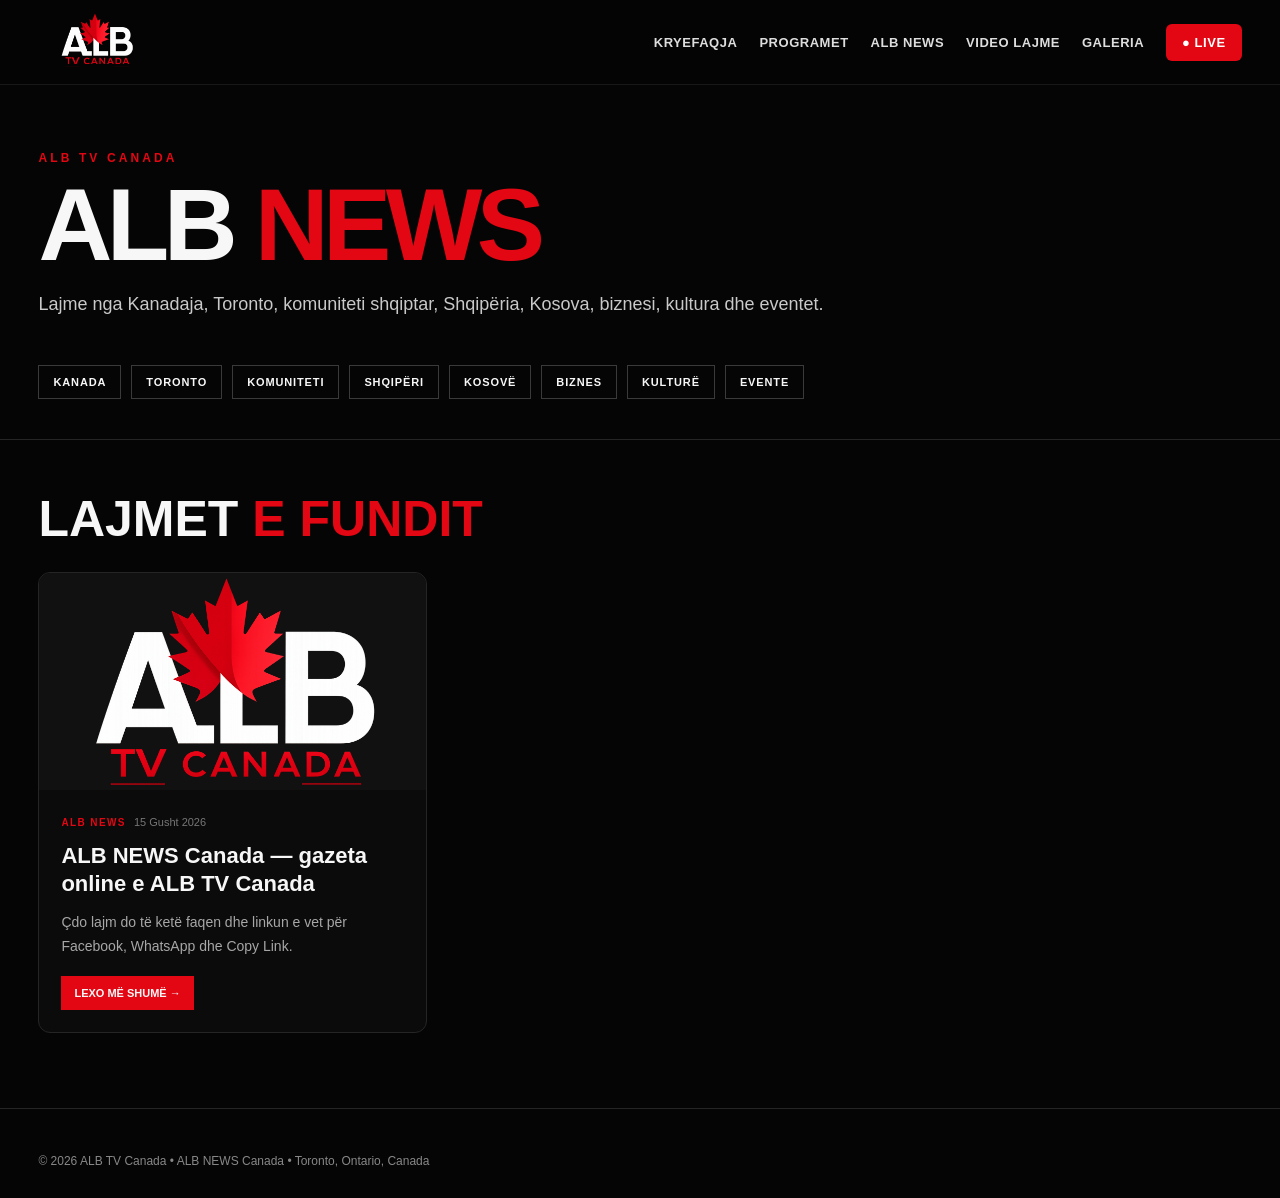
<file: alb-news.html>
<!doctype html>
<html lang="sq">
<head>
<meta charset="utf-8">
<meta name="viewport" content="width=device-width,initial-scale=1">
<title>ALB NEWS Canada | Lajme nga Kanadaja dhe Komuniteti Shqiptar</title>
<meta name="description" content="ALB NEWS Canada - lajme nga Kanadaja, Toronto, komuniteti shqiptar, Shqipëria, Kosova, biznesi, kultura dhe eventet.">
<style>
:root{--bg:#050505;--panel:#0b0b0b;--soft:#111;--line:#252525;--red:#e30613;--white:#f7f7f7;--gray:#a7a7a7}
*{box-sizing:border-box}html{scroll-behavior:smooth}body{margin:0;background:var(--bg);color:var(--white);font-family:Arial,Helvetica,sans-serif}a{text-decoration:none;color:inherit}
.wrap{width:min(1440px,94%);margin:auto}
header{position:sticky;top:0;z-index:50;background:rgba(5,5,5,.96);backdrop-filter:blur(12px);border-bottom:1px solid #181818}
.nav{min-height:84px;display:flex;align-items:center;gap:28px}.brand img{width:116px;height:66px;object-fit:contain}
nav{margin-left:auto;display:flex;gap:22px;align-items:center}nav a{font-size:13px;font-weight:800;letter-spacing:.04em;color:#ddd}nav a:hover{color:var(--red)}
.live{background:var(--red);padding:11px 16px;border-radius:6px;color:#fff!important}
.hero{padding:66px 0 40px;border-bottom:1px solid var(--line)}
.kicker{color:var(--red);font-size:12px;font-weight:900;letter-spacing:.26em}
.hero h1{font-size:clamp(54px,8vw,108px);line-height:.9;letter-spacing:-.055em;margin:14px 0 16px}.hero h1 span{color:var(--red)}
.hero p{max-width:800px;color:#c9c9c9;font-size:18px;line-height:1.7}
.categories{display:flex;gap:10px;flex-wrap:wrap;padding:27px 0 0}.categories a{border:1px solid #3a3a3a;padding:10px 14px;font-size:11px;font-weight:900;letter-spacing:.08em}
.categories a:hover{background:var(--red);border-color:var(--red)}
.section{padding:50px 0 75px}.section-title{font-size:clamp(30px,4vw,50px);margin:0 0 24px}.section-title span{color:var(--red)}
.news-grid{display:grid;grid-template-columns:repeat(3,1fr);gap:18px}
.card{background:var(--panel);border:1px solid var(--line);border-radius:12px;overflow:hidden}
.card img{display:block;width:100%;aspect-ratio:16/9;object-fit:cover;background:#111}
.body{padding:22px}.tag{color:var(--red);font-size:10px;font-weight:900;letter-spacing:.14em}.date{color:#777;font-size:11px;margin-left:8px}
.body h2{font-size:22px;line-height:1.25;margin:12px 0}.body p{color:var(--gray);font-size:14px;line-height:1.65}
.actions{display:flex;gap:9px;flex-wrap:wrap;margin-top:18px}.btn{display:inline-block;border:1px solid #555;padding:10px 12px;font-size:11px;font-weight:900}.btn.primary{background:var(--red);border-color:var(--red)}
footer{padding:45px 0 30px;border-top:1px solid var(--line);color:#888}.copy{font-size:12px}
.menu-mobile{display:none}
@media(max-width:900px){nav{display:none}.news-grid{grid-template-columns:1fr}.menu-mobile{display:block;margin-left:auto;font-weight:900;font-size:12px}}
</style>
</head>
<body>
<header><div class="wrap nav">
<a class="brand" href="index.html"><img src="alb-tv-logo.png" alt="ALB TV Canada"></a>
<nav>
<a href="index.html">KRYEFAQJA</a>
<a href="programet.html">PROGRAMET</a>
<a href="alb-news.html">ALB NEWS</a>
<a href="lajme.html">VIDEO LAJME</a>
<a href="galeri.html">GALERIA</a>
<a class="live" href="https://www.youtube.com/@ALB_Tv_Canada_Official" target="_blank" rel="noopener">● LIVE</a>
</nav>
<a class="menu-mobile" href="index.html">KRYEFAQJA</a>
</div></header>

<main>
<section class="hero"><div class="wrap">
<div class="kicker">ALB TV CANADA</div>
<h1>ALB <span>NEWS</span></h1>
<p>Lajme nga Kanadaja, Toronto, komuniteti shqiptar, Shqipëria, Kosova, biznesi, kultura dhe eventet.</p>
<div class="categories">
<a href="#">KANADA</a><a href="#">TORONTO</a><a href="#">KOMUNITETI</a><a href="#">SHQIPËRI</a><a href="#">KOSOVË</a><a href="#">BIZNES</a><a href="#">KULTURË</a><a href="#">EVENTE</a>
</div>
</div></section>

<section class="section"><div class="wrap">
<h2 class="section-title">LAJMET <span>E FUNDIT</span></h2>
<div class="news-grid">

<article class="card">
<img src="alb-tv-logo.png" alt="ALB NEWS Canada">
<div class="body">
<div><span class="tag">ALB NEWS</span><span class="date">15 Gusht 2026</span></div>
<h2>ALB NEWS Canada — gazeta online e ALB TV Canada</h2>
<p>Çdo lajm do të ketë faqen dhe linkun e vet për Facebook, WhatsApp dhe Copy Link.</p>
<div class="actions"><a class="btn primary" href="news/lajmi-i-pare.html">LEXO MË SHUMË →</a></div>
</div>
</article>

<!-- KOPJO KETE ARTICLE SA HERE SHTON NJE LAJM TE RI -->

</div>
</div></section>
</main>

<footer><div class="wrap"><div class="copy">© 2026 ALB TV Canada • ALB NEWS Canada • Toronto, Ontario, Canada</div></div></footer>
</body>
</html>
</file>
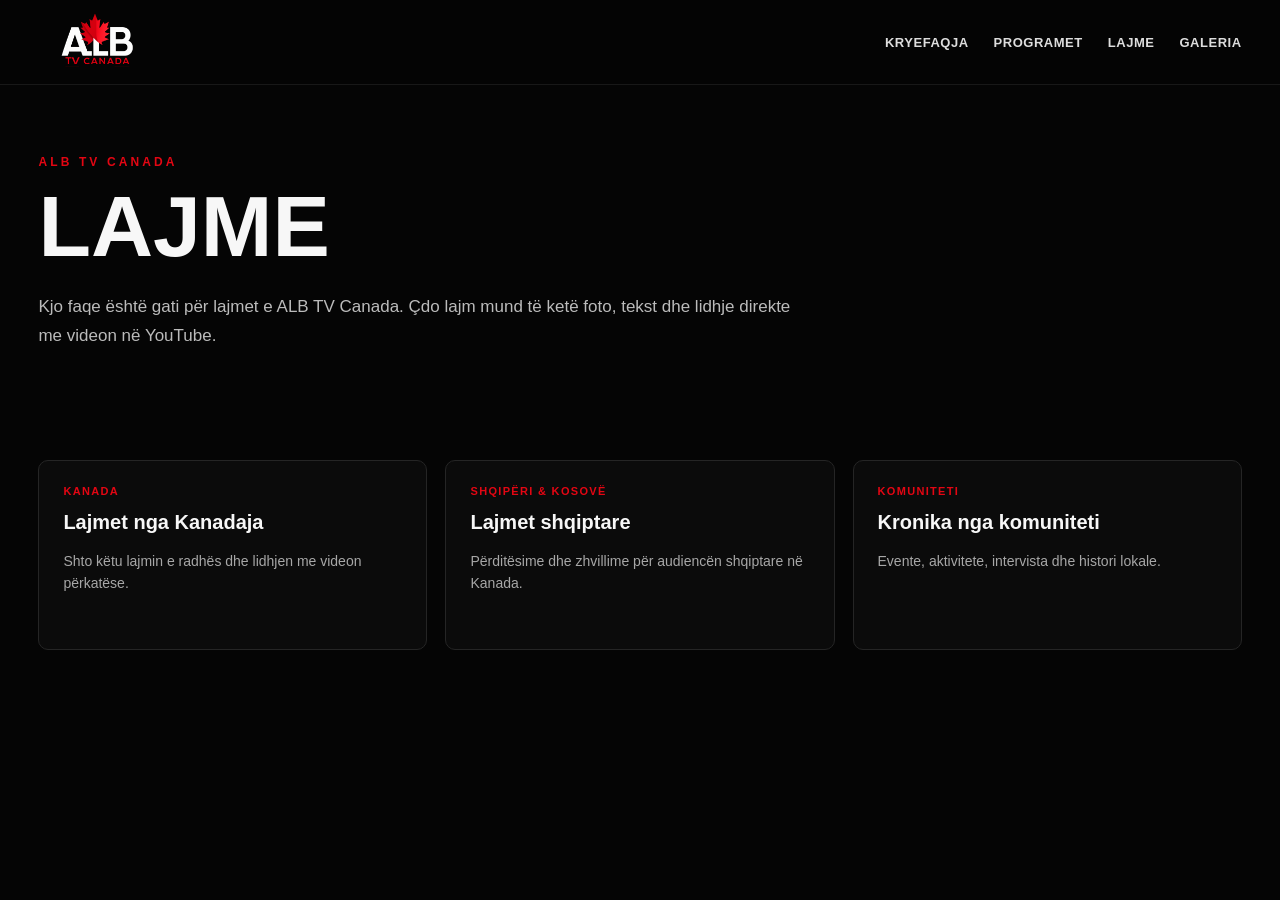
<file: lajme.html>
<!doctype html><html lang="sq"><head><meta charset="utf-8"><meta name="viewport" content="width=device-width,initial-scale=1">
<title>Lajme | ALB TV Canada</title><style>
:root{
  --bg:#050505; --panel:#0b0b0b; --soft:#111; --line:#252525;
  --red:#e30613; --red2:#b0000a; --white:#f7f7f7; --gray:#a7a7a7;
}
*{box-sizing:border-box}
html{scroll-behavior:smooth}
body{margin:0;background:var(--bg);color:var(--white);font-family:Arial,Helvetica,sans-serif}
a{text-decoration:none;color:inherit}
.wrap{width:min(1440px,94%);margin:auto}
header{position:sticky;top:0;z-index:50;background:rgba(5,5,5,.95);backdrop-filter:blur(12px);border-bottom:1px solid #181818}
.nav{height:84px;display:flex;align-items:center;gap:30px}
.brand img{width:116px;height:66px;object-fit:contain}
nav{margin-left:auto;display:flex;gap:25px;align-items:center}
nav a{font-size:13px;font-weight:800;letter-spacing:.04em;color:#ddd}
nav a:hover{color:var(--red)}
.live{background:var(--red);padding:11px 16px;border-radius:6px;color:white!important}
.hero{padding:52px 0 60px;text-align:center}
.kicker{color:var(--red);font-size:12px;font-weight:900;letter-spacing:.26em}
.hero h1{font-size:clamp(48px,7vw,96px);line-height:.92;letter-spacing:-.055em;margin:18px auto 18px;max-width:1000px}
.hero h1 span{color:var(--red)}
.hero p{max-width:760px;margin:0 auto;color:#c9c9c9;font-size:18px;line-height:1.7}
.hero-actions{display:flex;justify-content:center;gap:12px;flex-wrap:wrap;margin:26px 0 34px}
.btn{padding:14px 20px;border:1px solid #666;border-radius:6px;font-size:13px;font-weight:900}
.btn.primary{background:var(--red);border-color:var(--red)}
.spot{width:min(1180px,100%);margin:auto;border:1px solid #2b2b2b;border-radius:16px;overflow:hidden;background:#000;box-shadow:0 28px 90px rgba(0,0,0,.65)}
.spot video{display:block;width:100%;aspect-ratio:16/9;object-fit:cover;background:#000}
.section{padding:62px 0}
.section-head{display:flex;align-items:end;justify-content:space-between;gap:18px;margin-bottom:22px}
.section-title{font-size:clamp(28px,4vw,46px);margin:0;letter-spacing:-.035em}
.section-title span{color:var(--red)}
.more{color:var(--red);font-size:12px;font-weight:900;letter-spacing:.04em}
.feature-grid{display:grid;grid-template-columns:repeat(4,1fr);border:1px solid var(--line);border-radius:12px;overflow:hidden;background:#080808}
.feature{padding:28px;border-right:1px solid var(--line)}
.feature:last-child{border-right:0}
.feature b{font-size:15px}
.feature p{color:var(--gray);font-size:13px;line-height:1.6;margin:8px 0 0}
.program-grid{display:grid;grid-template-columns:repeat(2,1fr);gap:18px}
.program-card{background:var(--panel);border:1px solid var(--line);border-radius:10px;overflow:hidden}
.program-video{aspect-ratio:16/9;position:relative;background:#000;overflow:hidden}
.program-video iframe{position:absolute;inset:0;width:100%;height:100%;border:0;pointer-events:none}
.program-shade{position:absolute;inset:0;background:linear-gradient(0deg,rgba(0,0,0,.9),rgba(0,0,0,0) 58%);pointer-events:none}
.program-name{position:absolute;left:20px;bottom:18px;right:20px;font-size:clamp(22px,2.5vw,34px);font-weight:900;letter-spacing:-.03em}
.program-link{display:block;padding:16px 18px;color:var(--red);font-size:12px;font-weight:900}
.news-grid{display:grid;grid-template-columns:repeat(3,1fr);gap:18px}
.news-card{background:var(--panel);border:1px solid var(--line);border-radius:10px;padding:24px;min-height:190px}
.news-card .tag{color:var(--red);font-size:11px;font-weight:900;letter-spacing:.12em}
.news-card h3{font-size:20px;line-height:1.35;margin:12px 0}
.news-card p{color:var(--gray);font-size:14px;line-height:1.6}
.gallery-preview{display:grid;grid-template-columns:2fr 1fr 1fr;gap:12px}
.gallery-preview a{min-height:260px;border:1px solid var(--line);border-radius:10px;overflow:hidden;background:#0c0c0c}
.gallery-preview img{width:100%;height:100%;object-fit:cover;transition:.25s}
.gallery-preview a:hover img{transform:scale(1.03);filter:brightness(.8)}
.cta{padding:42px 0;background:linear-gradient(90deg,#1b0002,#070707);border-top:1px solid #461015;border-bottom:1px solid #461015}
.cta-row{display:flex;justify-content:space-between;align-items:center;gap:22px;flex-wrap:wrap}
.cta strong{font-size:clamp(28px,4vw,52px)}
.contacts{display:flex;gap:18px;flex-wrap:wrap;color:#ddd}
footer{padding:46px 0 28px}
.footer-grid{display:grid;grid-template-columns:1.3fr 1fr 1fr;gap:40px}
footer img{width:140px}
footer h4{color:var(--red);margin:0 0 13px}
footer p,footer li{color:var(--gray);font-size:14px;line-height:1.7}
footer ul{padding:0;list-style:none}
.copy{border-top:1px solid var(--line);margin-top:28px;padding-top:20px;color:#777;font-size:12px}
.page-hero{padding:70px 0 30px}
.page-hero h1{font-size:clamp(46px,7vw,86px);margin:8px 0}
.page-hero p{color:#bbb;max-width:760px;font-size:17px;line-height:1.7}
.gallery-grid{display:grid;grid-template-columns:repeat(12,1fr);gap:12px;padding-bottom:70px}
.gitem{grid-column:span 6;min-height:330px;border-radius:10px;overflow:hidden;border:1px solid var(--line);background:#111;cursor:pointer}
.gitem:nth-child(1),.gitem:nth-child(4){grid-column:span 7}
.gitem:nth-child(2),.gitem:nth-child(3){grid-column:span 5}
.gitem img{width:100%;height:100%;object-fit:cover;display:block}
.lightbox{display:none;position:fixed;inset:0;z-index:100;background:rgba(0,0,0,.95);align-items:center;justify-content:center;padding:24px}
.lightbox.open{display:flex}
.lightbox img{max-width:94vw;max-height:90vh}
.close{position:fixed;right:22px;top:18px;border:1px solid #555;background:#111;color:#fff;width:46px;height:46px;border-radius:50%;font-size:26px}
@media(max-width:900px){
  nav{display:none}
  .feature-grid{grid-template-columns:repeat(2,1fr)}
  .feature:nth-child(2){border-right:0}
  .program-grid,.news-grid,.footer-grid{grid-template-columns:1fr}
  .gallery-preview{grid-template-columns:1fr}
  .gitem,.gitem:nth-child(1),.gitem:nth-child(2),.gitem:nth-child(3),.gitem:nth-child(4){grid-column:span 12}
}
@media(max-width:560px){
  .feature-grid{grid-template-columns:1fr}
  .feature{border-right:0;border-bottom:1px solid var(--line)}
  .feature:last-child{border-bottom:0}
}
</style></head><body>
<header><div class="wrap nav"><a class="brand" href="index.html"><img src="alb-tv-logo.png"></a><nav><a href="index.html">KRYEFAQJA</a><a href="programet.html">PROGRAMET</a><a href="lajme.html">LAJME</a><a href="galeri.html">GALERIA</a></nav></div></header>
<section class="page-hero"><div class="wrap"><div class="kicker">ALB TV CANADA</div><h1>LAJME</h1><p>Kjo faqe është gati për lajmet e ALB TV Canada. Çdo lajm mund të ketë foto, tekst dhe lidhje direkte me videon në YouTube.</p></div></section>
<section class="section"><div class="wrap"><div class="news-grid">
<article class="news-card"><div class="tag">KANADA</div><h3>Lajmet nga Kanadaja</h3><p>Shto këtu lajmin e radhës dhe lidhjen me videon përkatëse.</p></article>
<article class="news-card"><div class="tag">SHQIPËRI & KOSOVË</div><h3>Lajmet shqiptare</h3><p>Përditësime dhe zhvillime për audiencën shqiptare në Kanada.</p></article>
<article class="news-card"><div class="tag">KOMUNITETI</div><h3>Kronika nga komuniteti</h3><p>Evente, aktivitete, intervista dhe histori lokale.</p></article>
</div></div></section>
</body></html>
</file>
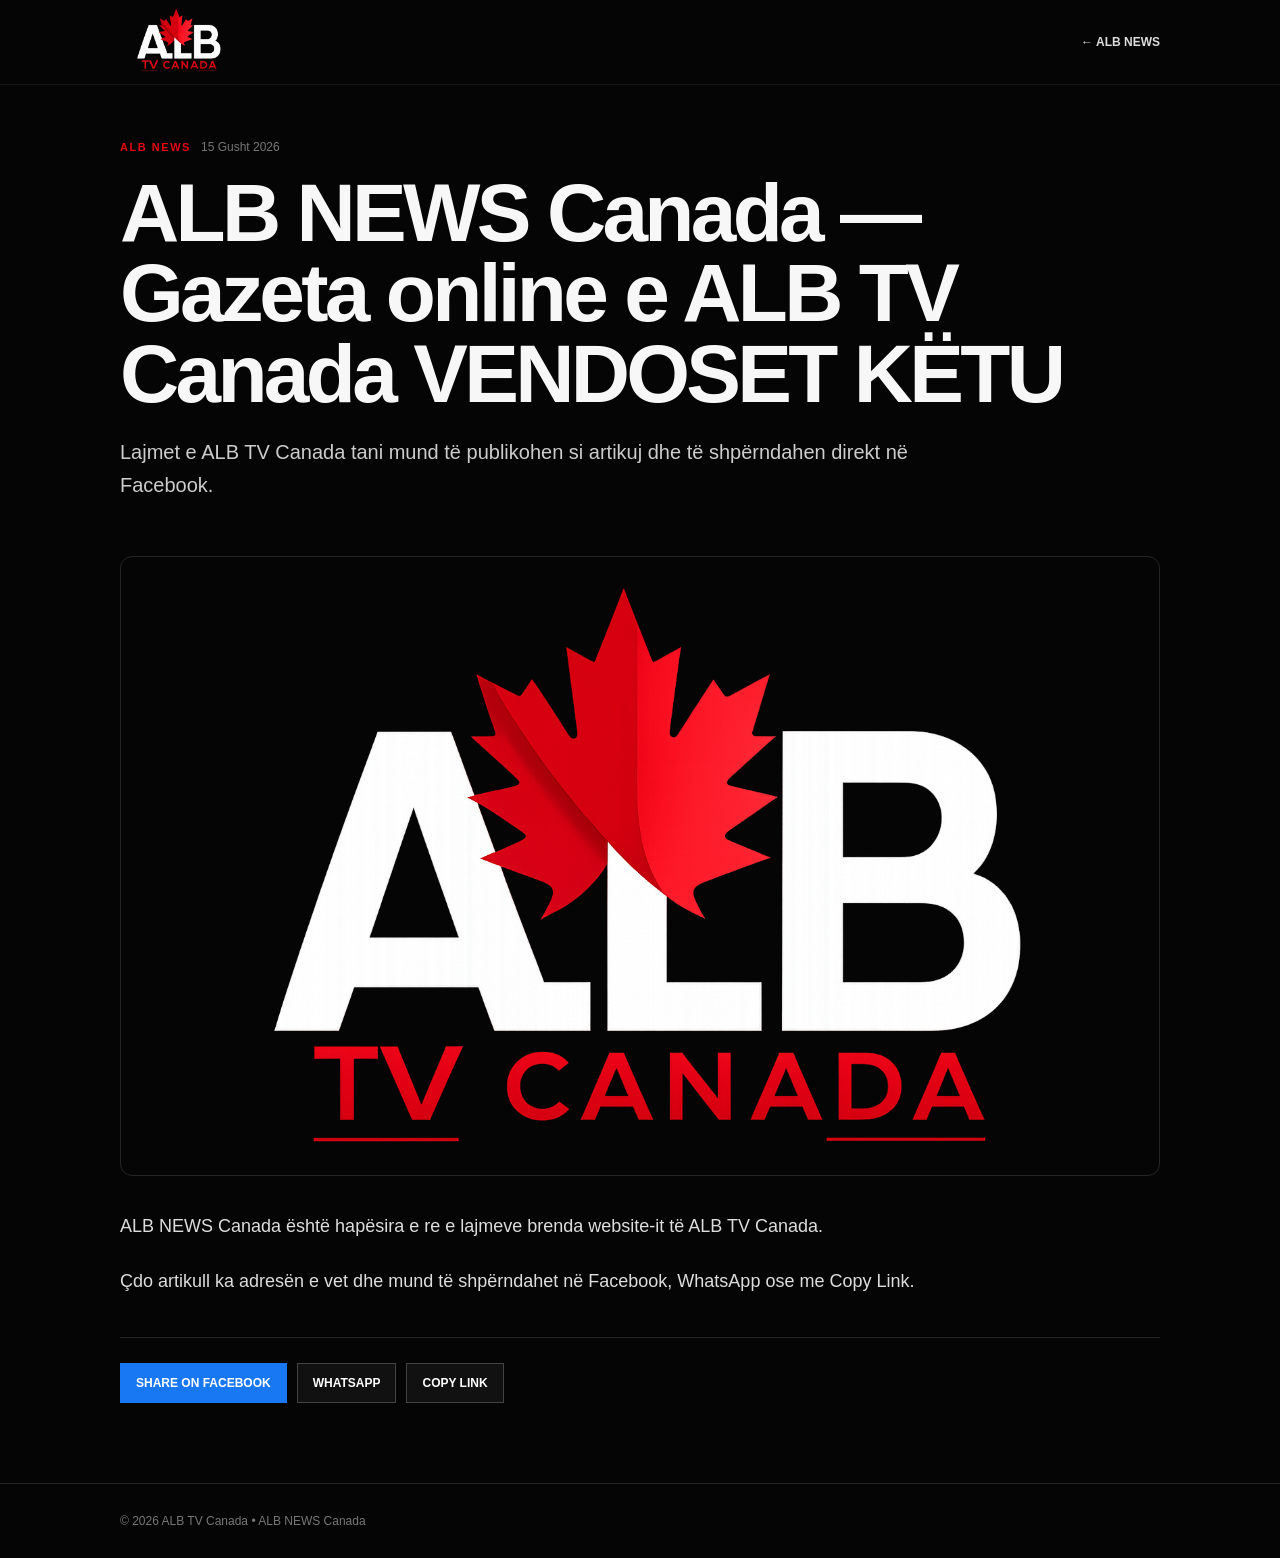
<file: lajmi-i-pare.html>
<!doctype html>
<html lang="sq">
<head>
<meta charset="utf-8">
<meta name="viewport" content="width=device-width,initial-scale=1">

<!-- PER CDO LAJM NDRYSHO TITULLIN, PERSHKRIMIN, FOTON DHE LINKUN -->
<title>ALB NEWS Canada — Gazeta online e ALB TV Canada</title>
<meta name="description" content="ALB NEWS Canada, gazeta online e ALB TV Canada.">
<meta property="og:title" content="ALB NEWS Canada — Gazeta online e ALB TV Canada">
<meta property="og:description" content="ALB NEWS Canada, gazeta online e ALB TV Canada.">
<meta property="og:image" content="https://albtvcanada.com/alb-tv-logo.png">
<meta property="og:url" content="https://albtvcanada.com/news/lajmi-i-pare.html">
<meta property="og:type" content="article">
<meta property="og:site_name" content="ALB TV Canada">
<meta name="twitter:card" content="summary_large_image">

<style>
:root{--bg:#050505;--line:#252525;--red:#e30613;--white:#f7f7f7;--gray:#aaa}
*{box-sizing:border-box}body{margin:0;background:var(--bg);color:var(--white);font-family:Arial,Helvetica,sans-serif}a{text-decoration:none;color:inherit}.wrap{width:min(1040px,92%);margin:auto}
header{border-bottom:1px solid #181818;background:#050505}.nav{height:84px;display:flex;align-items:center;justify-content:space-between}.nav img{width:116px}.nav .back{font-size:12px;font-weight:900;color:#ddd}
article{padding:52px 0 80px}.tag{color:var(--red);font-size:11px;font-weight:900;letter-spacing:.14em}.date{color:#777;font-size:12px;margin-left:10px}
h1{font-size:clamp(42px,7vw,82px);line-height:.98;letter-spacing:-.045em;margin:18px 0 22px}
.lead{font-size:20px;color:#ccc;line-height:1.65;max-width:850px}
.heroimg{width:100%;margin:34px 0 30px;border:1px solid var(--line);border-radius:12px;max-height:620px;object-fit:cover}
.content{font-size:18px;line-height:1.85;color:#ddd}.content p{margin:0 0 22px}
.share{margin-top:38px;padding-top:25px;border-top:1px solid var(--line);display:flex;gap:10px;flex-wrap:wrap}.share button,.share a{background:#111;color:#fff;border:1px solid #444;padding:12px 15px;font-size:12px;font-weight:900;cursor:pointer}.share .fb{background:#1877f2;border-color:#1877f2}
footer{border-top:1px solid var(--line);padding:30px 0;color:#777;font-size:12px}
</style>
</head>
<body>
<header><div class="wrap nav">
<a href="../index.html"><img src="../alb-tv-logo.png" alt="ALB TV Canada"></a>
<a class="back" href="../alb-news.html">← ALB NEWS</a>
</div></header>

<article><div class="wrap">
<div><span class="tag">ALB NEWS</span><span class="date">15 Gusht 2026</span></div>
<h1>ALB NEWS Canada — Gazeta online e ALB TV Canada VENDOSET KËTU</h1>
<p class="lead">Lajmet e ALB TV Canada tani mund të publikohen si artikuj dhe të shpërndahen direkt në Facebook.</p>

<img class="heroimg" src="../alb-tv-logo.png" alt="Foto e lajmit" onerror="this.src='../alb-tv-logo.png'">

<div class="content">
<p>ALB NEWS Canada është hapësira e re e lajmeve brenda website-it të ALB TV Canada.</p>
<p>Çdo artikull ka adresën e vet dhe mund të shpërndahet në Facebook, WhatsApp ose me Copy Link.</p>
</div>

<div class="share">
<a class="fb" id="fbShare" href="#" target="_blank" rel="noopener">SHARE ON FACEBOOK</a>
<a id="waShare" href="#" target="_blank" rel="noopener">WHATSAPP</a>
<button onclick="navigator.clipboard.writeText(location.href).then(()=>this.textContent='LINKU U KOPJUA ✓')">COPY LINK</button>
</div>
</div></article>

<footer><div class="wrap">© 2026 ALB TV Canada • ALB NEWS Canada</div></footer>

<script>
const current = encodeURIComponent(window.location.href);
const title = encodeURIComponent(document.title);
document.getElementById('fbShare').href='https://www.facebook.com/sharer/sharer.php?u='+current;
document.getElementById('waShare').href='https://wa.me/?text='+title+'%20'+current;
</script>
</body>
</html>
</file>
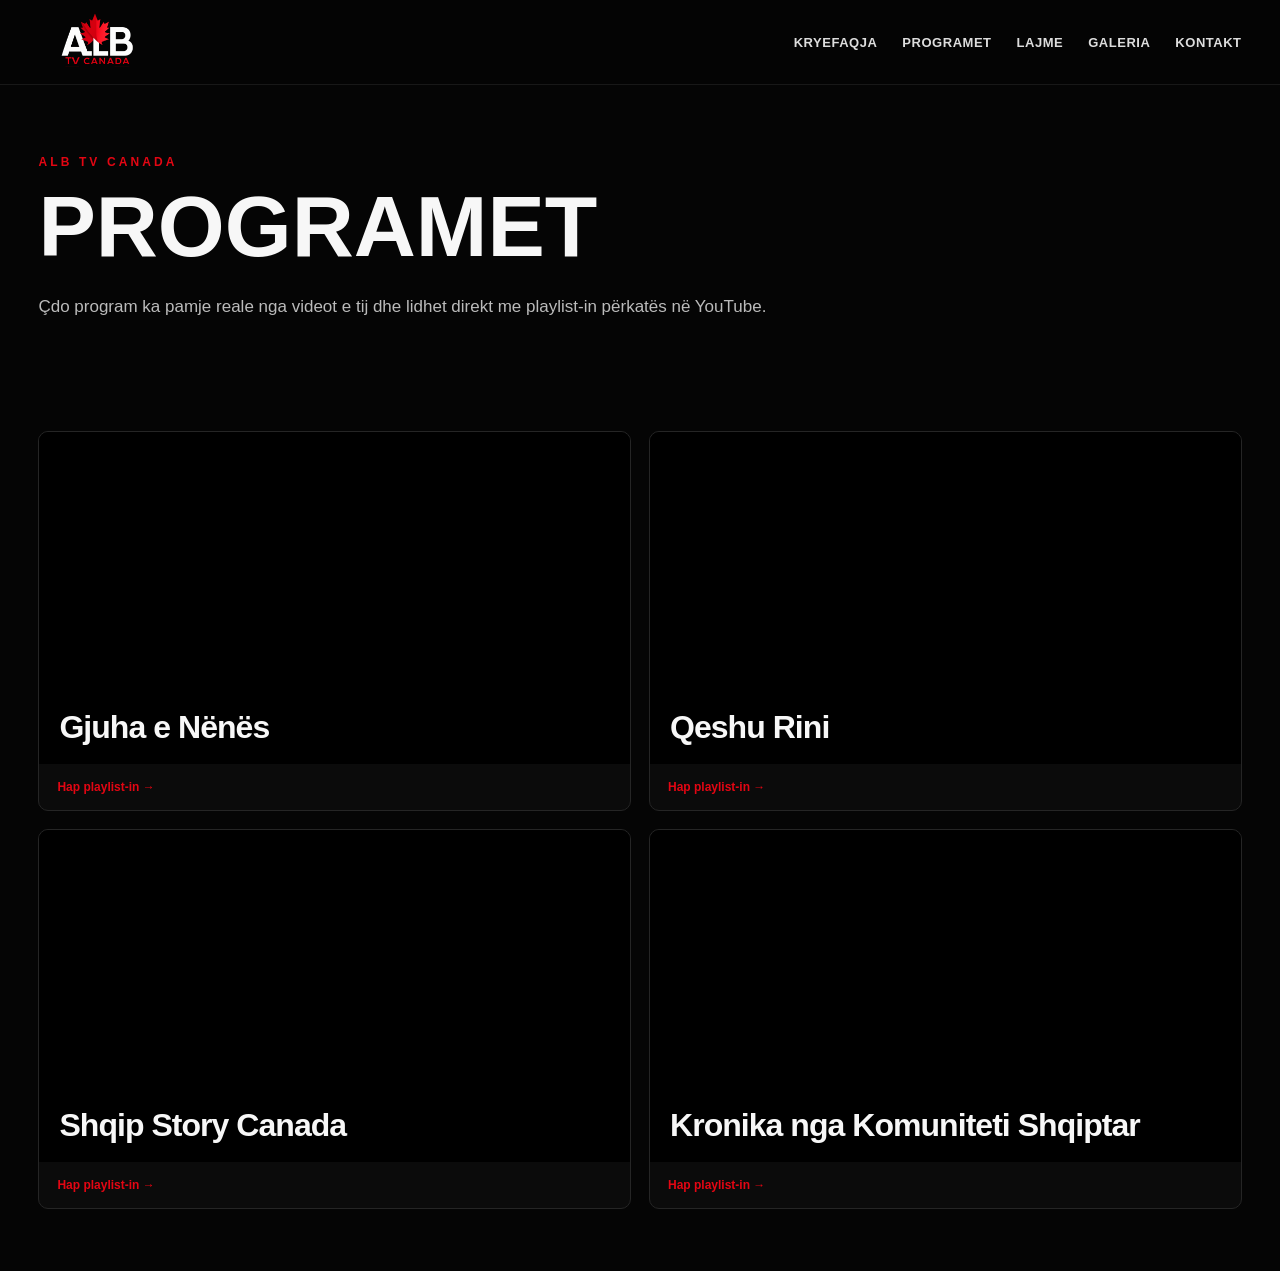
<file: programet.html>
<!doctype html><html lang="sq"><head><meta charset="utf-8"><meta name="viewport" content="width=device-width,initial-scale=1">
<title>Programet | ALB TV Canada</title><style>
:root{
  --bg:#050505; --panel:#0b0b0b; --soft:#111; --line:#252525;
  --red:#e30613; --red2:#b0000a; --white:#f7f7f7; --gray:#a7a7a7;
}
*{box-sizing:border-box}
html{scroll-behavior:smooth}
body{margin:0;background:var(--bg);color:var(--white);font-family:Arial,Helvetica,sans-serif}
a{text-decoration:none;color:inherit}
.wrap{width:min(1440px,94%);margin:auto}
header{position:sticky;top:0;z-index:50;background:rgba(5,5,5,.95);backdrop-filter:blur(12px);border-bottom:1px solid #181818}
.nav{height:84px;display:flex;align-items:center;gap:30px}
.brand img{width:116px;height:66px;object-fit:contain}
nav{margin-left:auto;display:flex;gap:25px;align-items:center}
nav a{font-size:13px;font-weight:800;letter-spacing:.04em;color:#ddd}
nav a:hover{color:var(--red)}
.live{background:var(--red);padding:11px 16px;border-radius:6px;color:white!important}
.hero{padding:52px 0 60px;text-align:center}
.kicker{color:var(--red);font-size:12px;font-weight:900;letter-spacing:.26em}
.hero h1{font-size:clamp(48px,7vw,96px);line-height:.92;letter-spacing:-.055em;margin:18px auto 18px;max-width:1000px}
.hero h1 span{color:var(--red)}
.hero p{max-width:760px;margin:0 auto;color:#c9c9c9;font-size:18px;line-height:1.7}
.hero-actions{display:flex;justify-content:center;gap:12px;flex-wrap:wrap;margin:26px 0 34px}
.btn{padding:14px 20px;border:1px solid #666;border-radius:6px;font-size:13px;font-weight:900}
.btn.primary{background:var(--red);border-color:var(--red)}
.spot{width:min(1180px,100%);margin:auto;border:1px solid #2b2b2b;border-radius:16px;overflow:hidden;background:#000;box-shadow:0 28px 90px rgba(0,0,0,.65)}
.spot video{display:block;width:100%;aspect-ratio:16/9;object-fit:cover;background:#000}
.section{padding:62px 0}
.section-head{display:flex;align-items:end;justify-content:space-between;gap:18px;margin-bottom:22px}
.section-title{font-size:clamp(28px,4vw,46px);margin:0;letter-spacing:-.035em}
.section-title span{color:var(--red)}
.more{color:var(--red);font-size:12px;font-weight:900;letter-spacing:.04em}
.feature-grid{display:grid;grid-template-columns:repeat(4,1fr);border:1px solid var(--line);border-radius:12px;overflow:hidden;background:#080808}
.feature{padding:28px;border-right:1px solid var(--line)}
.feature:last-child{border-right:0}
.feature b{font-size:15px}
.feature p{color:var(--gray);font-size:13px;line-height:1.6;margin:8px 0 0}
.program-grid{display:grid;grid-template-columns:repeat(2,1fr);gap:18px}
.program-card{background:var(--panel);border:1px solid var(--line);border-radius:10px;overflow:hidden}
.program-video{aspect-ratio:16/9;position:relative;background:#000;overflow:hidden}
.program-video iframe{position:absolute;inset:0;width:100%;height:100%;border:0;pointer-events:none}
.program-shade{position:absolute;inset:0;background:linear-gradient(0deg,rgba(0,0,0,.9),rgba(0,0,0,0) 58%);pointer-events:none}
.program-name{position:absolute;left:20px;bottom:18px;right:20px;font-size:clamp(22px,2.5vw,34px);font-weight:900;letter-spacing:-.03em}
.program-link{display:block;padding:16px 18px;color:var(--red);font-size:12px;font-weight:900}
.news-grid{display:grid;grid-template-columns:repeat(3,1fr);gap:18px}
.news-card{background:var(--panel);border:1px solid var(--line);border-radius:10px;padding:24px;min-height:190px}
.news-card .tag{color:var(--red);font-size:11px;font-weight:900;letter-spacing:.12em}
.news-card h3{font-size:20px;line-height:1.35;margin:12px 0}
.news-card p{color:var(--gray);font-size:14px;line-height:1.6}
.gallery-preview{display:grid;grid-template-columns:2fr 1fr 1fr;gap:12px}
.gallery-preview a{min-height:260px;border:1px solid var(--line);border-radius:10px;overflow:hidden;background:#0c0c0c}
.gallery-preview img{width:100%;height:100%;object-fit:cover;transition:.25s}
.gallery-preview a:hover img{transform:scale(1.03);filter:brightness(.8)}
.cta{padding:42px 0;background:linear-gradient(90deg,#1b0002,#070707);border-top:1px solid #461015;border-bottom:1px solid #461015}
.cta-row{display:flex;justify-content:space-between;align-items:center;gap:22px;flex-wrap:wrap}
.cta strong{font-size:clamp(28px,4vw,52px)}
.contacts{display:flex;gap:18px;flex-wrap:wrap;color:#ddd}
footer{padding:46px 0 28px}
.footer-grid{display:grid;grid-template-columns:1.3fr 1fr 1fr;gap:40px}
footer img{width:140px}
footer h4{color:var(--red);margin:0 0 13px}
footer p,footer li{color:var(--gray);font-size:14px;line-height:1.7}
footer ul{padding:0;list-style:none}
.copy{border-top:1px solid var(--line);margin-top:28px;padding-top:20px;color:#777;font-size:12px}
.page-hero{padding:70px 0 30px}
.page-hero h1{font-size:clamp(46px,7vw,86px);margin:8px 0}
.page-hero p{color:#bbb;max-width:760px;font-size:17px;line-height:1.7}
.gallery-grid{display:grid;grid-template-columns:repeat(12,1fr);gap:12px;padding-bottom:70px}
.gitem{grid-column:span 6;min-height:330px;border-radius:10px;overflow:hidden;border:1px solid var(--line);background:#111;cursor:pointer}
.gitem:nth-child(1),.gitem:nth-child(4){grid-column:span 7}
.gitem:nth-child(2),.gitem:nth-child(3){grid-column:span 5}
.gitem img{width:100%;height:100%;object-fit:cover;display:block}
.lightbox{display:none;position:fixed;inset:0;z-index:100;background:rgba(0,0,0,.95);align-items:center;justify-content:center;padding:24px}
.lightbox.open{display:flex}
.lightbox img{max-width:94vw;max-height:90vh}
.close{position:fixed;right:22px;top:18px;border:1px solid #555;background:#111;color:#fff;width:46px;height:46px;border-radius:50%;font-size:26px}
@media(max-width:900px){
  nav{display:none}
  .feature-grid{grid-template-columns:repeat(2,1fr)}
  .feature:nth-child(2){border-right:0}
  .program-grid,.news-grid,.footer-grid{grid-template-columns:1fr}
  .gallery-preview{grid-template-columns:1fr}
  .gitem,.gitem:nth-child(1),.gitem:nth-child(2),.gitem:nth-child(3),.gitem:nth-child(4){grid-column:span 12}
}
@media(max-width:560px){
  .feature-grid{grid-template-columns:1fr}
  .feature{border-right:0;border-bottom:1px solid var(--line)}
  .feature:last-child{border-bottom:0}
}
</style></head><body>
<header><div class="wrap nav"><a class="brand" href="index.html"><img src="alb-tv-logo.png"></a><nav><a href="index.html">KRYEFAQJA</a><a href="programet.html">PROGRAMET</a><a href="lajme.html">LAJME</a><a href="galeri.html">GALERIA</a><a href="index.html#kontakt">KONTAKT</a></nav></div></header>
<section class="page-hero"><div class="wrap"><div class="kicker">ALB TV CANADA</div><h1>PROGRAMET</h1><p>Çdo program ka pamje reale nga videot e tij dhe lidhet direkt me playlist-in përkatës në YouTube.</p></div></section>
<section class="section"><div class="wrap"><div class="program-grid">
<article class="program-card">
  <div class="program-video">
    <iframe
      src="https://www.youtube-nocookie.com/embed/kljy5CIrthI?autoplay=1&mute=1&controls=0&loop=1&playlist=kljy5CIrthI&modestbranding=1&rel=0"
      title="Gjuha e Nënës"
      loading="lazy"
      allow="autoplay; encrypted-media; picture-in-picture"
      allowfullscreen></iframe>
    <div class="program-shade"></div>
    <div class="program-name">Gjuha e Nënës</div>
  </div>
  <a class="program-link" href="https://www.youtube.com/playlist?list=PL25e_FRShVMYdEIMm_Io0GnTy9WlldsNB" target="_blank" rel="noopener">Hap playlist-in →</a>
</article>


<article class="program-card">
  <div class="program-video">
    <iframe
      src="https://www.youtube-nocookie.com/embed/aEUSy9vXgko?autoplay=1&mute=1&controls=0&loop=1&playlist=aEUSy9vXgko&modestbranding=1&rel=0"
      title="Qeshu Rini"
      loading="lazy"
      allow="autoplay; encrypted-media; picture-in-picture"
      allowfullscreen></iframe>
    <div class="program-shade"></div>
    <div class="program-name">Qeshu Rini</div>
  </div>
  <a class="program-link" href="https://www.youtube.com/playlist?list=PL25e_FRShVMaAsSdoiNmSiG2BT_pXuvgw" target="_blank" rel="noopener">Hap playlist-in →</a>
</article>


<article class="program-card">
  <div class="program-video">
    <iframe
      src="https://www.youtube-nocookie.com/embed/hQ9MdF38I4w?autoplay=1&mute=1&controls=0&loop=1&playlist=hQ9MdF38I4w&modestbranding=1&rel=0"
      title="Shqip Story Canada"
      loading="lazy"
      allow="autoplay; encrypted-media; picture-in-picture"
      allowfullscreen></iframe>
    <div class="program-shade"></div>
    <div class="program-name">Shqip Story Canada</div>
  </div>
  <a class="program-link" href="https://www.youtube.com/playlist?list=PL25e_FRShVMZvP4RXJ_W_Lc3z3-gizhY3" target="_blank" rel="noopener">Hap playlist-in →</a>
</article>


<article class="program-card">
  <div class="program-video">
    <iframe
      src="https://www.youtube-nocookie.com/embed/OCfVMjMLPYw?autoplay=1&mute=1&controls=0&loop=1&playlist=OCfVMjMLPYw&modestbranding=1&rel=0"
      title="Kronika nga Komuniteti Shqiptar"
      loading="lazy"
      allow="autoplay; encrypted-media; picture-in-picture"
      allowfullscreen></iframe>
    <div class="program-shade"></div>
    <div class="program-name">Kronika nga Komuniteti Shqiptar</div>
  </div>
  <a class="program-link" href="https://www.youtube.com/playlist?list=PL25e_FRShVMYJJ6btXR9EXkSpwj9wvyJ3" target="_blank" rel="noopener">Hap playlist-in →</a>
</article>
</div></div></section>
</body></html>
</file>
